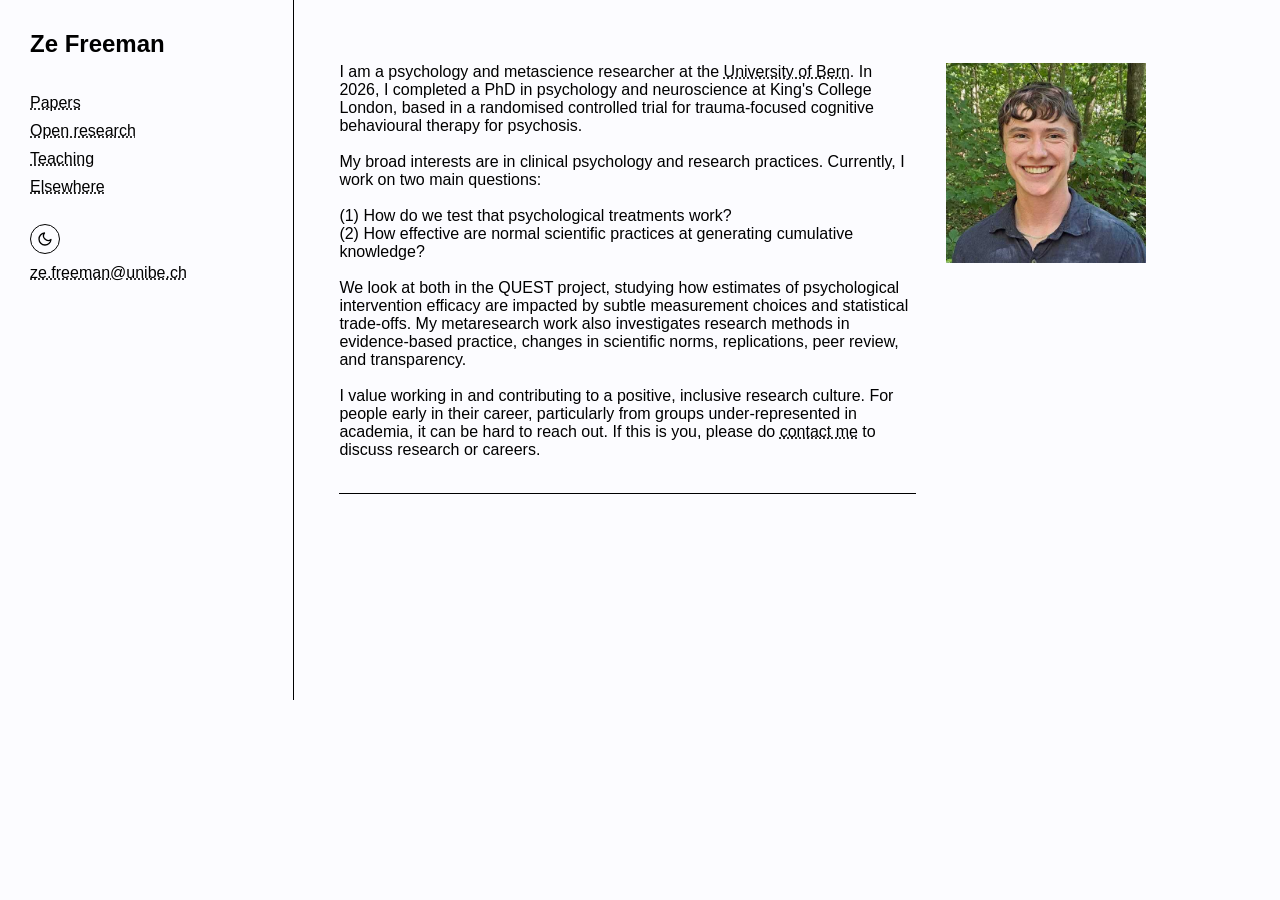
<file: index.html>
<!DOCTYPE html>
<html lang="en">
<!-- 20261112 ZROF, Bern, Switzerland -->

<head>
    <meta name="viewport" content="width=device-width, initial-scale=1.0, user-scalable=0">
    <meta name="author" content="Ze Freeman">
    <meta name="keywords" content="ze, freeman">
    <title>Ze Freeman</title>
    <link rel="stylesheet" href="style.css">
    <link rel="icon" type="image/x-icon" href="assets/favicon.ico"/>
    <script src="theme.js?v=2"></script>
</head>

<body>
    <div class="container">
    
        <nav>
            <ul>
            	<h1><a href="index.html" class="no-underline">Ze Freeman</a></h1>
            	<br><br>
			    <li><a href="papers.html">Papers</a></li>
			    <li><a href="open_research.html">Open research</a></li>
			    <li><a href="teaching.html">Teaching</a></li>
                <li><a href="elsewhere.html">Elsewhere</a></li>
                <br>
                <li><button id="theme-toggle" class="theme-toggle" type="button" aria-label="Toggle dark mode"></button></li>
                <li><a href= "mailto: ze.freeman@unibe.ch">ze.freeman@unibe.ch</a></li>
            </ul>
        </nav>
        
        <article>    
			<div class="row">
	  			<div class="column-wide">
            		<br>
            			<p>
                            I am a psychology and metascience researcher at the 
                            <a href="https://www.dig.psy.unibe.ch/about_us/team/index_eng.html">
                            University of Bern</a>. In 2026, I completed a PhD in psychology and
                            neuroscience at King's College London, based in a randomised controlled 
                            trial for trauma-focused cognitive behavioural therapy for psychosis.
                           <br><br>
                           My broad interests are in clinical psychology and research practices. 
                           Currently, I work on two main questions:
                           <br><br>
                           (1) How do we test that psychological treatments work?
                           <br>
                           (2) How effective are normal scientific practices at generating 
                           cumulative knowledge?
                           <br><br>
                           We look at both in the QUEST project, studying how estimates of  
                           psychological intervention efficacy are impacted by subtle measurement  
                           choices and statistical trade-offs. My metaresearch work 
                           also investigates research methods in evidence-based practice, changes 
                           in scientific norms, replications, peer review, and transparency. 
                           <br><br>
                           I value working in and contributing to a positive, inclusive research 
                           culture. For people early in their career, particularly from groups 
                           under-represented in academia, it can be hard to reach out. If this is 
                           you, please do 
                           <a href="elsewhere.html">contact me</a> to discuss research or careers. 
                <br><br>
            	</p>
            	<hr>
        		</div>
           <div class="column-narrow">
           		<br>
           		<img src="assets/ze_bern.png" alt="ze smiling at the camera in front of trees" 
           		class="pic">
           </div>
        </article>
        
    </div>  
</body>

</html>
</file>
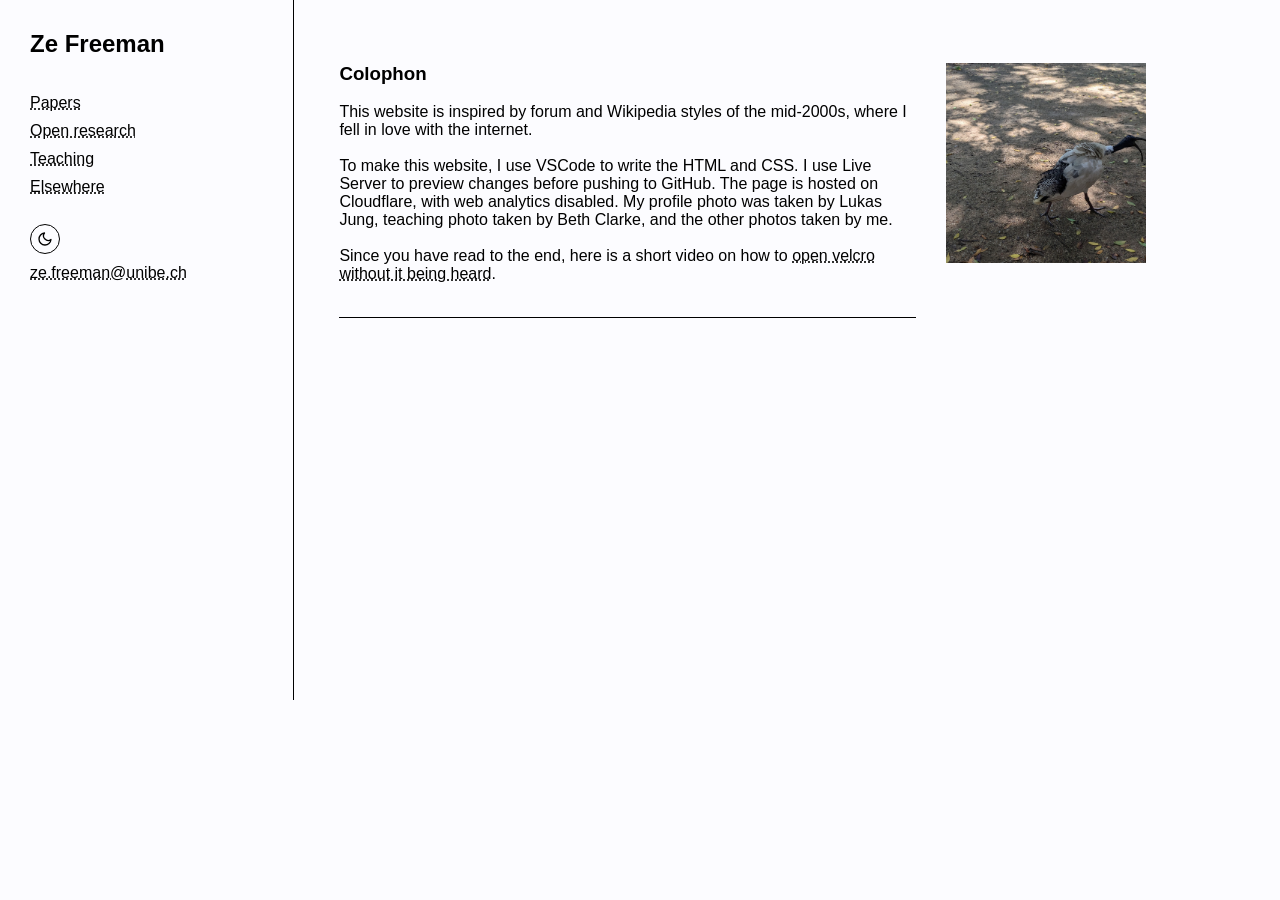
<file: colophon.html>
<!DOCTYPE html>
<html lang="en">
<!-- 20261015 ZROF, Bern, Switzerland -->

<head>
    <meta name="viewport" content="width=device-width, initial-scale=1.0, user-scalable=0">
    <meta name="author" content="Ze Freeman">
    <meta name="keywords" content="ze, freeman">
    <title>Ze Freeman</title>
    <link rel="stylesheet" href="style.css">
    <link rel="icon" type="image/x-icon" href="assets/favicon.ico"/>
    <script src="theme.js?v=2"></script>
</head>

<body>
 <div class="container">
 
    <nav>
        <ul>
            	<h1><a href="index.html" class="no-underline">Ze Freeman</a></h1>
            	<br><br>
			    <li><a href="papers.html">Papers</a></li>
			    <li><a href="open_research.html">Open research</a></li>
			    <li><a href="teaching.html">Teaching</a></li>
                <li><a href="elsewhere.html">Elsewhere</a></li>
                <br>
                <li><button id="theme-toggle" class="theme-toggle" type="button" aria-label="Toggle dark mode"></button></li>
                <li><a href= "mailto: ze.freeman@unibe.ch">ze.freeman@unibe.ch</a></li>
        </ul>
    </nav>

    <article>
    <div class="row">
    <div class="column column-wide">
        <br>
        <h3>Colophon</h3>
        <br>
        <p>
        This website is inspired by forum and Wikipedia styles of the mid-2000s, where I
        fell in love with the internet. 
        <br><br>
        To make this website, I use VSCode to write the HTML and CSS. I use Live Server to
        preview changes before pushing to GitHub. The page is hosted on Cloudflare, with
        web analytics disabled. My profile photo was taken by Lukas Jung, teaching photo
        taken by Beth Clarke, and the other photos taken by me.
        <br><br>
        Since you have read to the end, here is a short video on how to 
        <a href="https://www.youtube.com/watch?v=vSK3maq8Cyk">open velcro without it being
        heard</a>.
        <br><br>
        </p>
            <hr>
            </div>
            <div class="column-narrow">
                <br>
           		<img src="assets/ibis.jpg" alt="tiny black sheep covered in hay at a stable door" 
           		class="pic">
            </div>
    </article>

	</body>

</html>
</file>
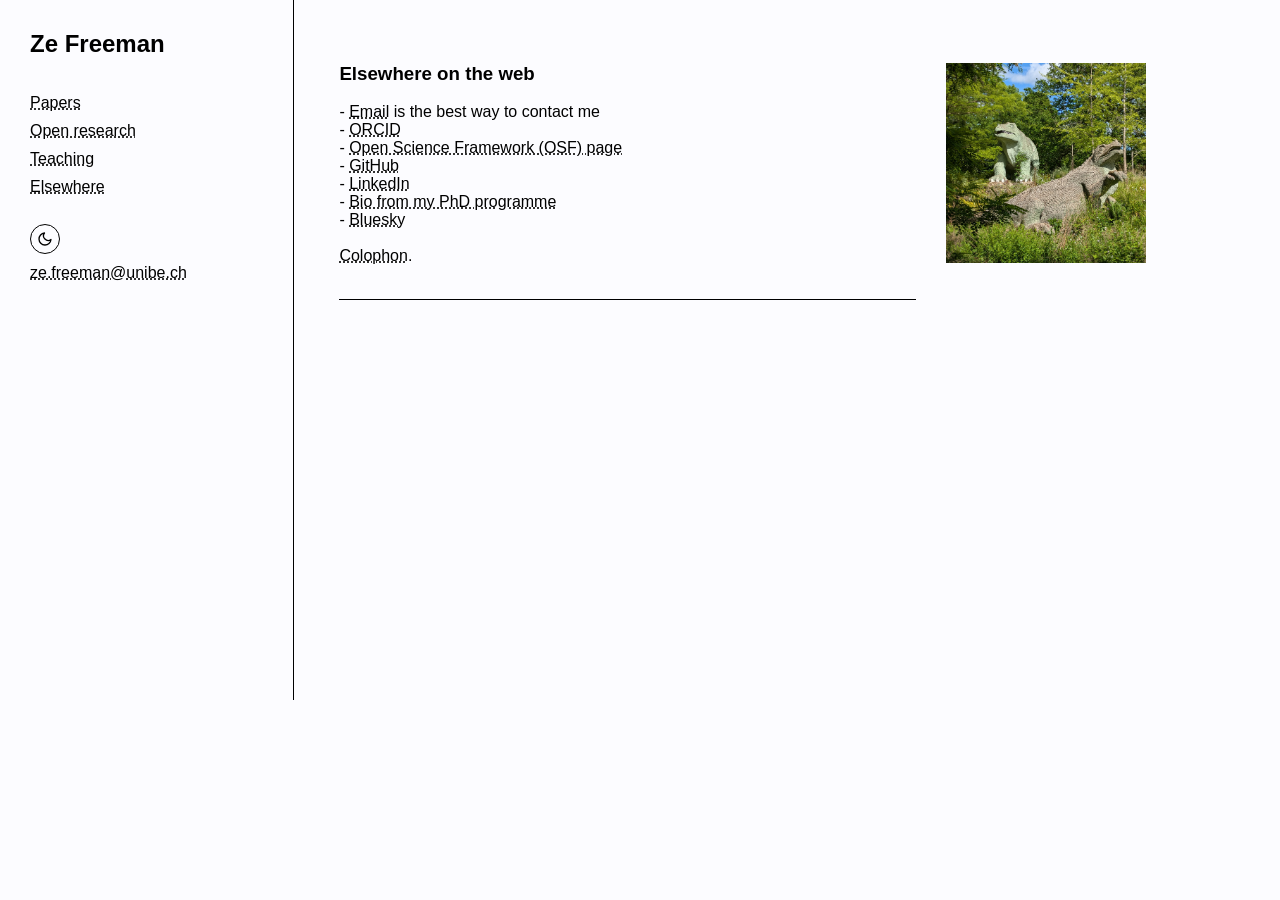
<file: elsewhere.html>
<!DOCTYPE html>
<html lang="en">
<!-- 20260923 ZROF, Bern, Switzerland -->

<head>
    <meta name="viewport" content="width=device-width, initial-scale=1.0, user-scalable=0">
    <meta name="author" content="Ze Freeman">
    <meta name="keywords" content="ze, freeman">
    <title>Ze Freeman</title>
    <link rel="stylesheet" href="style.css">
    <link rel="icon" type="image/x-icon" href="assets/favicon.ico"/>    
    <script src="theme.js?v=2"></script>
</head>

<body>
    <div class="container">
    
        <nav>
            <ul>
            	<h1><a href="index.html" class="no-underline">Ze Freeman</a></h1>
            	<br><br>
			    <li><a href="papers.html">Papers</a></li>
			    <li><a href="open_research.html">Open research</a></li>
			    <li><a href="teaching.html">Teaching</a></li>
                <li><a href="elsewhere.html">Elsewhere</a></li>
                <br>
                <li><button id="theme-toggle" class="theme-toggle" type="button" aria-label="Toggle dark mode"></button></li>
                <li><a href= "mailto: ze.freeman@unibe.ch">ze.freeman@unibe.ch</a></li>
            </ul>
        </nav>
        
        <article>
            <div class="row">
        	<div class="column column-wide">
        	<br>
            <h3> Elsewhere on the web </h3>
            <br>
            <p>
                - <a href= "mailto: ze.freeman@unibe.ch">Email</a></li> is the best way to contact me
                <br>
                - <a href="https://orcid.org/0000-0002-0410-6254">ORCID</a>
                <p>
                - <a href="https://osf.io/ae36x">Open Science Framework (OSF) 
                page</a> 
                <br>
                - <a href="https://github.com/zefreeman/">GitHub</a>
                <br> 
                - <a href="https://www.linkedin.com/in/ze-freeman-7311761a2/">LinkedIn</a>
                <br> 
                - <a href="https://kcl-mrcdtp.com/students/ze-freeman/">
                Bio from my PhD programme</a>
                <br>
                - <a href="https://bsky.app/profile/zefreeman.bsky.social">Bluesky</a>
                <br><br>
                <a href="colophon.html">Colophon</a>.
                <br><br>
            </p>
            <hr>
            </div>
            <div class="column-narrow">
            <br>
           	<img src="assets/crystal_palace_dinos.jpg" alt="two of the Victorian-era life-size 
           	model dinosaurs at Crystal Palace Park in south London, in the sun" 
           	class="pic">
            </div>
        </article>
    </div>  
</body>

</html>
</file>
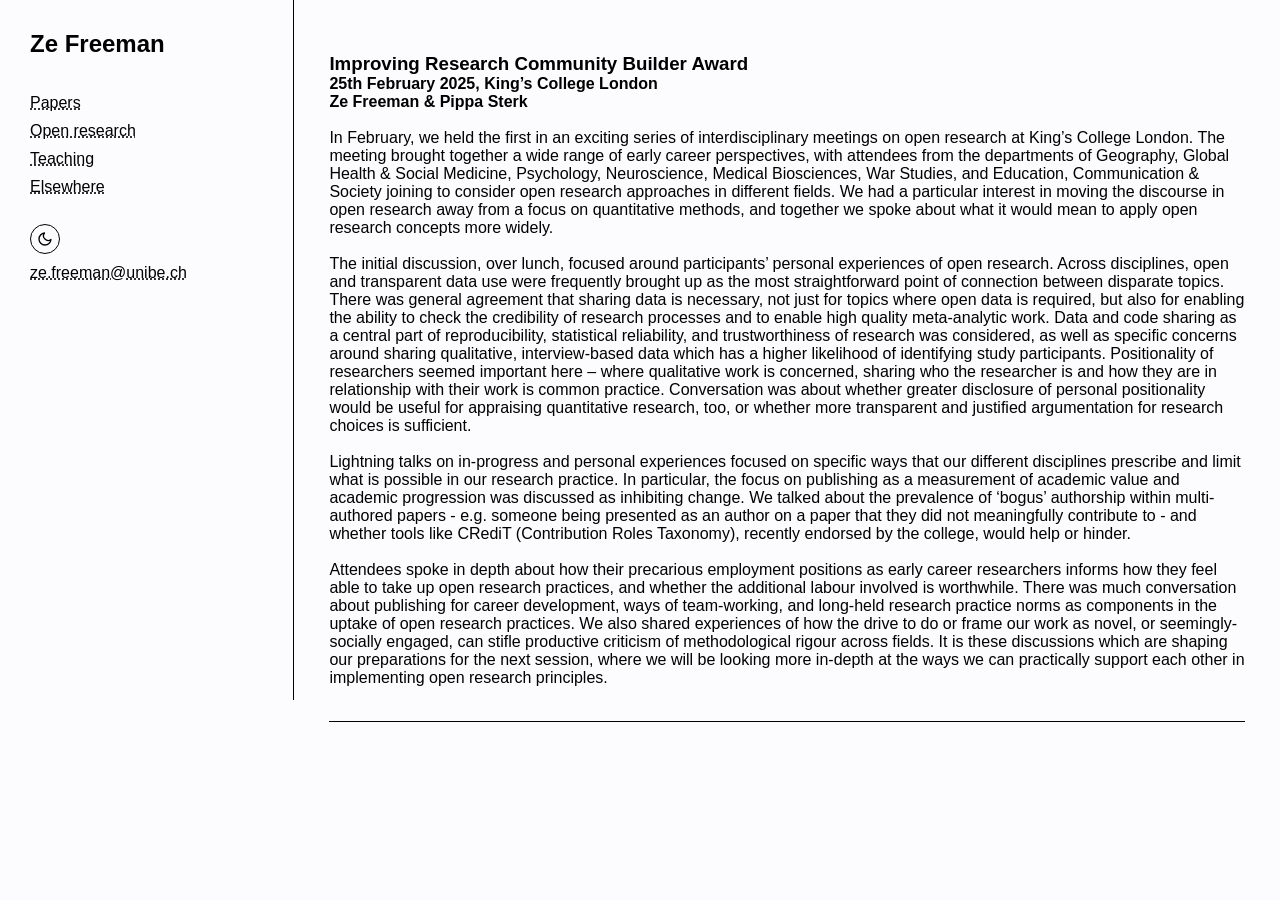
<file: IRCBA_write-up.html>
<!DOCTYPE html>
<html lang="en">
<!-- 20260923 ZROF, Bern, Switzerland -->

<head>
    <meta name="viewport" content="width=device-width, initial-scale=1.0, user-scalable=0">
    <meta name="author" content="Ze Freeman">
    <meta name="keywords" content="ze, freeman">
    <title>Ze Freeman</title>
    <link rel="stylesheet" href="style.css">
    <link rel="icon" type="image/x-icon" href="assets/favicon.ico"/>    
    <script src="theme.js?v=2"></script>
</head>

<body>
    <div class="container">
    
        <nav>
            <ul>
            	<h1><a href="index.html" class="no-underline">Ze Freeman</a></h1>
            	<br><br>
			    <li><a href="papers.html">Papers</a></li>
			    <li><a href="open_research.html">Open research</a></li>
                <li><a href="teaching.html">Teaching</a></li>
                <li><a href="elsewhere.html">Elsewhere</a></li>
                <br>
                <li><button id="theme-toggle" class="theme-toggle" type="button" aria-label="Toggle dark mode"></button></li>
                <li><a href= "mailto: ze.freeman@unibe.ch">ze.freeman@unibe.ch</a></li>
            </ul>
        </nav>
        
        <article>
            <br>
            <h3> Improving Research Community Builder Award </h3>
            <h4> 25th February 2025, King’s College London </h4>
			<h4> Ze Freeman & Pippa Sterk </h4>
            <br>
            <p>
            In February, we held the first in an exciting series of interdisciplinary 
            meetings on open research at King’s College London. The meeting brought 
            together a wide range of early career perspectives, with attendees from the 
            departments of Geography, Global Health & Social Medicine, Psychology, 
            Neuroscience, Medical Biosciences, War Studies, and Education, Communication 
            & Society joining to consider open research approaches in different fields. 
            We had a particular interest in moving the discourse in open research away 
            from a focus on quantitative methods, and together we spoke about 
            what it would mean to apply open research concepts more widely.
            <br><br>
            The initial discussion, over lunch, focused around participants’ personal 
            experiences of open research. Across disciplines, open and transparent data 
            use were frequently brought up as the most straightforward point of connection 
            between disparate topics. There was general agreement that sharing data is 
            necessary, not just for topics where open data is required, but also for 
            enabling the ability to check the credibility of research processes and to 
            enable high quality meta-analytic work. Data and code sharing as a central 
            part of reproducibility, statistical reliability, and trustworthiness of 
            research was considered, as well as specific concerns around sharing 
            qualitative, interview-based data which has a higher likelihood of identifying 
            study participants. Positionality of researchers seemed important here – 
            where qualitative work is concerned, sharing who the researcher is and how 
            they are in relationship with their work is common practice. Conversation was 
            about whether greater disclosure of personal positionality would be useful for 
            appraising quantitative research, too, or whether more transparent and 
            justified argumentation for research choices is sufficient. 
            <br><br>
            Lightning talks on in-progress and personal experiences focused on specific 
            ways that our different disciplines prescribe and limit what is possible in 
            our research practice. In particular, the focus on publishing as a measurement 
            of academic value and academic progression was discussed as inhibiting change. 
            We talked about the prevalence of ‘bogus’ authorship within multi-authored 
            papers - e.g. someone being presented as an author on a paper that they did 
            not meaningfully contribute to - and whether tools like CRediT (Contribution 
            Roles Taxonomy), recently endorsed by the college, would help or hinder.
            <br><br>
            Attendees spoke in depth about how their precarious employment positions as 
            early career researchers informs how they feel able to take up open research 
            practices, and whether the additional labour involved is worthwhile. There was 
            much conversation about publishing for career development, ways of 
            team-working, and long-held research practice norms as components in the 
            uptake of open research practices. We also shared experiences of how the drive 
            to do or frame our work as novel, or seemingly-socially engaged, can stifle 
            productive criticism of methodological rigour across fields. It is these 
            discussions which are shaping our preparations for the next session, where we 
            will be looking more in-depth at the ways we can practically support each 
            other in implementing open research principles.
            <br><br>
            </p>
            <hr>
        </article>
        
    </div>  
</body>

</html>
</file>
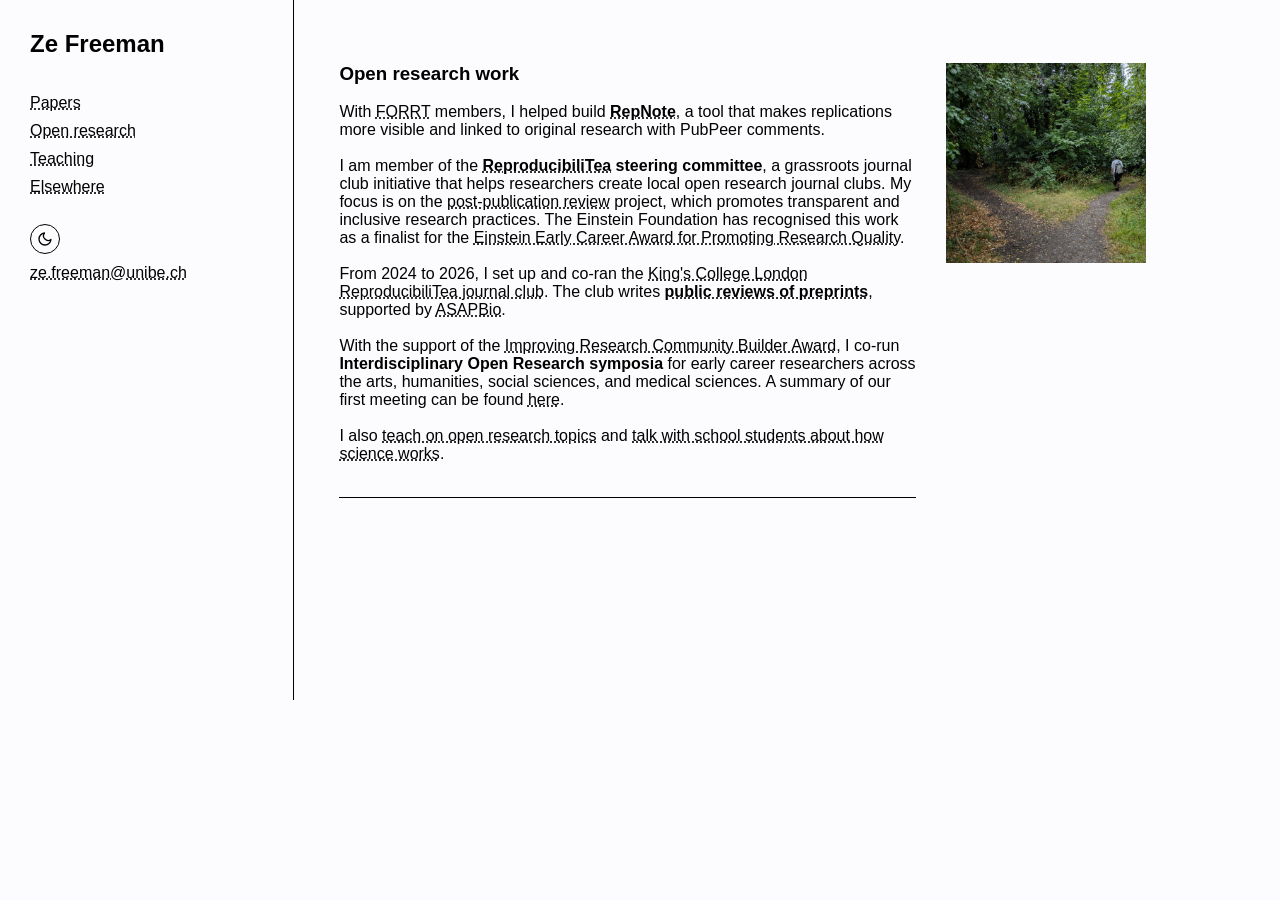
<file: open_research.html>
<!DOCTYPE html>
<html lang="en">
<!-- 20261110 ZROF, Bern, Switzerland -->

<head>
    <meta name="viewport" content="width=device-width, initial-scale=1.0, user-scalable=0">
    <meta name="author" content="Ze Freeman">
    <meta name="keywords" content="ze, freeman">
    <title>Ze Freeman</title>
    <link rel="stylesheet" href="style.css">
    <link rel="icon" type="image/x-icon" href="assets/favicon.ico"/>    
    <script src="theme.js?v=2"></script>
</head>

<body>
    <div class="container">
    
        <nav>
            <ul>
            	<h1><a href="index.html" class="no-underline">Ze Freeman</a></h1>
            	<br><br>
			    <li><a href="papers.html">Papers</a></li>
			    <li><a href="open_research.html">Open research</a></li>
			    <li><a href="teaching.html">Teaching</a></li>
                <li><a href="elsewhere.html">Elsewhere</a></li>
                <br>
                <li><button id="theme-toggle" class="theme-toggle" type="button" aria-label="Toggle dark mode"></button></li>
                <li><a href= "mailto: ze.freeman@unibe.ch">ze.freeman@unibe.ch</a></li>
            </ul>
        </nav>
        
        <article>
            <div class="row">
            <div class="column column-wide">
            <br>
            <h3> Open research work </h3>
            <br>
            <p>
                With <a href="https://forrt.org/">FORRT</a> members, I helped 
                build <b><a href="https://zenodo.org/records/20069918">RepNote</a></b>, a tool that makes 
                replications more visible and linked to original research with PubPeer comments.
                <br><br>
                I am member of the 
                <b><a href="https://reproducibilitea.org/">ReproducibiliTea</a> steering committee</b>,
                a grassroots journal club initiative that helps researchers create local open research journal clubs. 
                My focus is on the <a href="https://reproducibilitea.org/post-publication-reviews">
                post-publication review</a> project, which promotes transparent and inclusive research practices. The
                Einstein Foundation has recognised this work as a finalist for the 
                <a href="https://berlinscienceweek.com/programme/bright-ideas-responsible-research-finalists-compete-eu100000-early-career-award-0"> 
                Einstein Early Career Award for Promoting Research Quality</a>.
                <br><br>
                From 2024 to 2026, I set up and co-ran the <a href="https://osf.io/msb2f/">King's College 
                London ReproducibiliTea journal club</a>. The club writes 
                <b><a href="https://prereview.org/profiles/0000-0002-0410-6254"> public reviews of preprints</a></b>, 
                supported by <a href="https://asapbio.org/about/why-preprints/">ASAPBio</a>.
                <br><br>
                With the support of the <a 
                href="https://web.archive.org/web/20250413154050/https://www.orben.group/improving-research-community-builder-award">
                Improving Research Community Builder Award</a>, I co-run 
                <b>Interdisciplinary Open Research symposia</b> for early career researchers 
                across the arts, humanities, social sciences, and medical sciences. A summary of our 
                first meeting can be found <a href="IRCBA_write-up.html">here</a>. 
                <br><br>
                I also <a href="teaching.html">teach on open research topics</a> and  
                <a href="https://www.skypeascientist.com/">talk with school students about how science works</a>.
            <br><br>
            </p>
            <hr>
            </div>
            <div class="column-narrow">
           		<br>
           		<img src="assets/paths.jpg" alt="forking paths in a forest" 
           		class="pic">
           </div>
        </article>
        
    </div>  
</body>

</html>
</file>
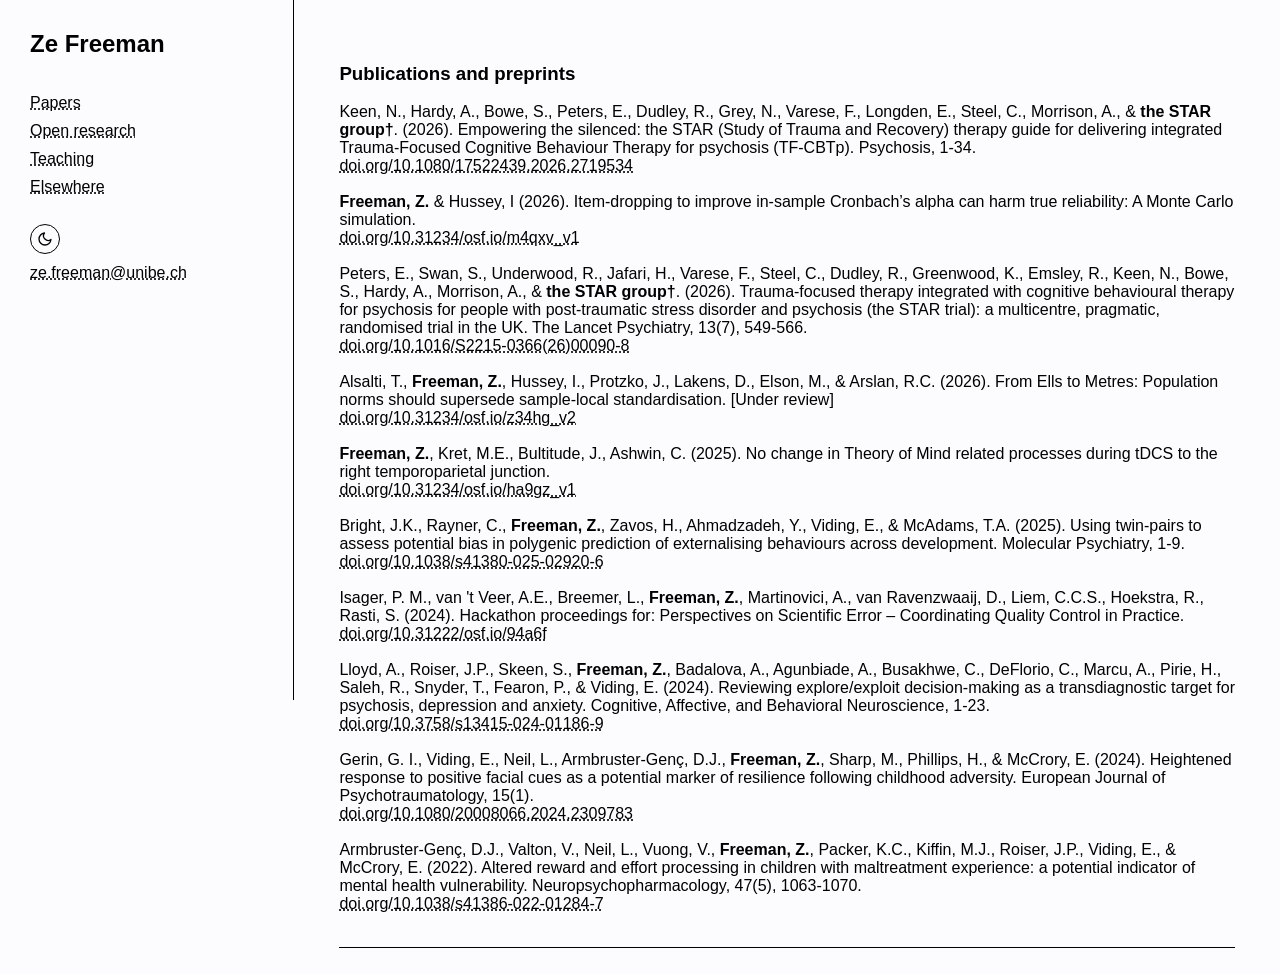
<file: papers.html>
<!DOCTYPE html>
<html lang="en">
<!-- 20261023 ZROF, Bern, Switzerland -->

<head>
    <meta name="viewport" content="width=device-width, initial-scale=1.0, user-scalable=0">
    <meta name="author" content="Ze Freeman">
    <meta name="keywords" content="ze, freeman">
    <title>Ze Freeman</title>
    <link rel="stylesheet" href="style.css">
    <link rel="icon" type="image/x-icon" href="assets/favicon.ico"/>
    <script src="theme.js?v=2"></script>
</head>

<body>
 <div class="container">
 
    <nav>
        <ul>
            	<h1><a href="index.html" class="no-underline">Ze Freeman</a></h1>
            	<br><br>
			    <li><a href="papers.html">Papers</a></li>
			    <li><a href="open_research.html">Open research</a></li>
			    <li><a href="teaching.html">Teaching</a></li>
                <li><a href="elsewhere.html">Elsewhere</a></li>
                <br>
				<li><button id="theme-toggle" class="theme-toggle" type="button" aria-label="Toggle dark mode"></button></li>
				<li><a href= "mailto: ze.freeman@unibe.ch">ze.freeman@unibe.ch</a></li>
        </ul>
    </nav>

    <article>
    <div class="column column-wide">
        <br>
        <h3>Publications and preprints</h3>
        <br>
        <p>
		Keen, N., Hardy, A., Bowe, S., Peters, E., Dudley, R., Grey, N., Varese, F., Longden, E.,
		Steel, C., Morrison, A., & <b>the STAR group†</b>. (2026). 
		Empowering the silenced: the STAR (Study of Trauma and Recovery) therapy guide for delivering 
		integrated Trauma-Focused Cognitive Behaviour Therapy for psychosis (TF-CBTp). 
		Psychosis, 1-34. <br>
		<a href="https://doi.org/10.1080/17522439.2026.2719534">doi.org/10.1080/17522439.2026.2719534</a><br><br>
		<b>Freeman, Z.</b> & Hussey, I (2026). Item-dropping to improve in-sample Cronbach’s alpha can harm 
		true reliability: A Monte Carlo simulation. <br>
		<a href="https://doi.org/10.31234/osf.io/m4qxv_v1">doi.org/10.31234/osf.io/m4qxv_v1</a><br><br>
		Peters, E., Swan, S., Underwood, R., Jafari, H., Varese, F., Steel, C., Dudley, R., Greenwood, K., 
		Emsley, R., Keen, N., Bowe, S., Hardy, A., Morrison, A., & <b>the STAR group†</b>. (2026). 
		Trauma-focused therapy integrated with cognitive behavioural therapy for psychosis for people with 
		post-traumatic stress disorder and psychosis (the STAR trial): a multicentre, pragmatic, randomised 
		trial in the UK. The Lancet Psychiatry, 13(7), 549-566. <br>
		<a href="https://doi.org/10.1016/S2215-0366(26)00090-8"> doi.org/10.1016/S2215-0366(26)00090-8 </a> <br><br>
		Alsalti, T., <b>Freeman, Z.</b>, Hussey, I., Protzko, J., Lakens, D., Elson, M., & Arslan, R.C. (2026). 
		From Ells to Metres: Population norms should supersede sample-local standardisation. [Under review] <br>
		<a href="https://doi.org/10.31234/osf.io/z34hg_v2"> doi.org/10.31234/osf.io/z34hg_v2 </a> <br><br>
        <b>Freeman, Z.</b>, Kret, M.E., Bultitude, J., Ashwin, C. (2025). No change in Theory of Mind 
		related processes during tDCS to the right temporoparietal junction. <br>
		<a href="https://doi.org/10.31234/osf.io/ha9gz_v1"> doi.org/10.31234/osf.io/ha9gz_v1 </a> <br><br>
		<p>
		Bright, J.K., Rayner, C., <b>Freeman, Z.</b>, Zavos, H., Ahmadzadeh, Y., Viding, E., & McAdams, T.A.
		(2025). Using twin-pairs to assess potential bias in polygenic prediction of externalising
		behaviours across development. Molecular Psychiatry, 1-9. <br>
		<a href="https://doi.org/10.1038/s41380-025-02920-6"> doi.org/10.1038/s41380-025-02920-6 </a> <br><br>
		Isager, P. M., van 't Veer, A.E., Breemer, L., <b>Freeman, Z.</b>, Martinovici, A., van Ravenzwaaij,
		D., Liem, C.C.S., Hoekstra, R., Rasti, S. (2024). Hackathon proceedings for: Perspectives on
		Scientific Error – Coordinating Quality Control in Practice.<br>
		<a href="https://doi.org/10.31222/osf.io/94a6f">doi.org/10.31222/osf.io/94a6f</a><br><br>
		Lloyd, A., Roiser, J.P., Skeen, S., <b>Freeman, Z.</b>, Badalova, A., Agunbiade, A., Busakhwe, C.,
		DeFlorio, C., Marcu, A., Pirie, H., Saleh, R., Snyder, T., Fearon, P., & Viding, E. (2024).
		Reviewing explore/exploit decision-making as a transdiagnostic target for psychosis,
		depression and anxiety. Cognitive, Affective, and Behavioral Neuroscience, 1-23. <br>
		<a href="https://doi.org/10.3758/s13415-024-01186-9">doi.org/10.3758/s13415-024-01186-9</a> <br><br>
		Gerin, G. I., Viding, E., Neil, L., Armbruster-Genç, D.J., <b>Freeman, Z.</b>, Sharp, M., Phillips, H., &
		McCrory, E. (2024). Heightened response to positive facial cues as a potential marker of
		resilience following childhood adversity. European Journal of Psychotraumatology, 15(1).<br>
		<a href="https://doi.org/10.1080/20008066.2024.2309783">doi.org/10.1080/20008066.2024.2309783</a><br><br>
		Armbruster-Genç, D.J., Valton, V., Neil, L., Vuong, V., <b>Freeman, Z.</b>, Packer, K.C., Kiffin,
		M.J.,  Roiser, J.P., Viding, E., & McCrory, E. (2022). Altered reward and effort processing in
		children with maltreatment experience: a potential indicator of mental health vulnerability.
		Neuropsychopharmacology, 47(5), 1063-1070. <br>
		<a href="https://doi.org/10.1038/s41386-022-01284-7">doi.org/10.1038/s41386-022-01284-7</a><br><br>
        </p>
        <hr>
    </div>
    </article>
	</body>

</html>
</file>
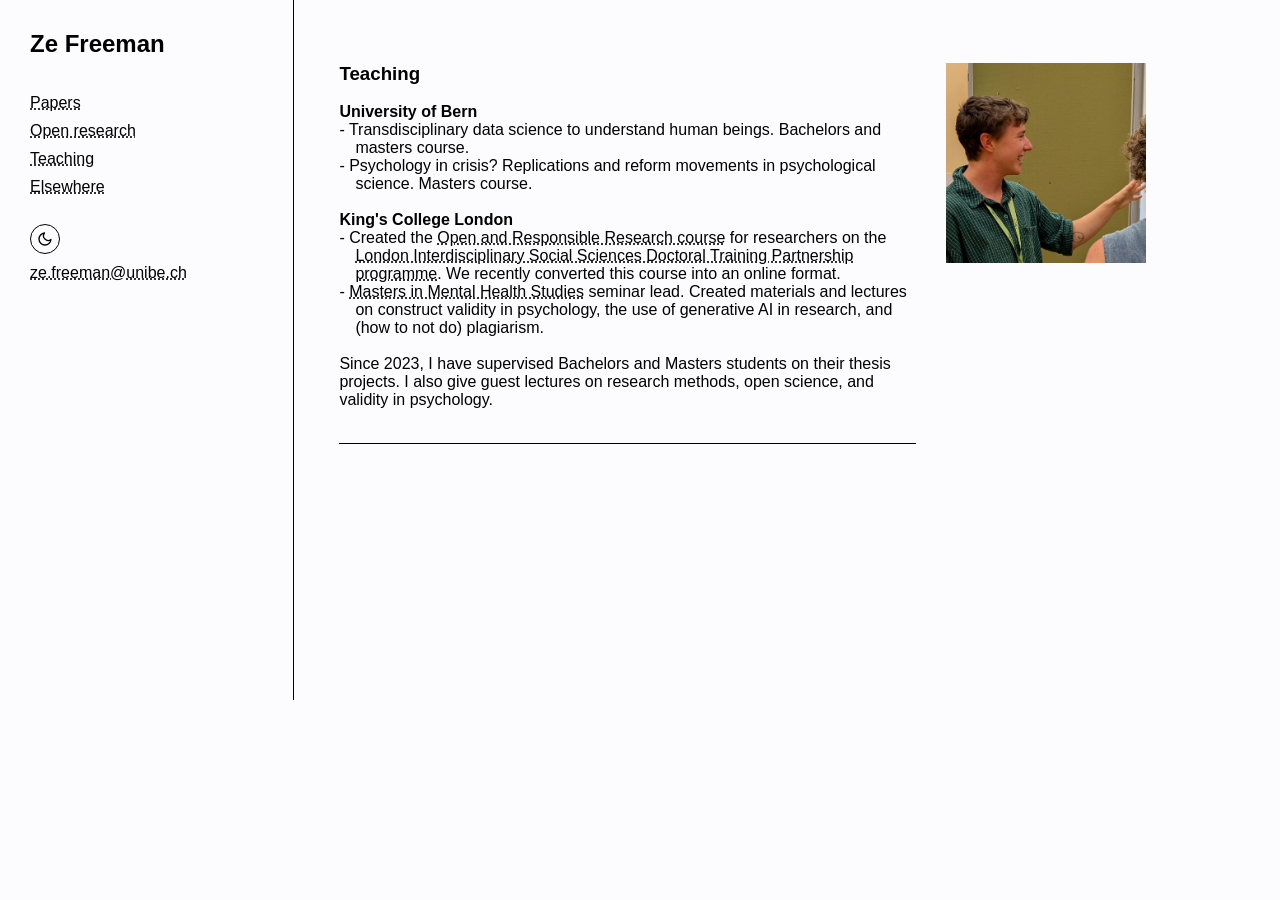
<file: teaching.html>
<!DOCTYPE html>
<html lang="en">
<!-- 20261104 ZROF, Bern, Switzerland -->

<head>
    <meta name="viewport" content="width=device-width, initial-scale=1.0, user-scalable=0">
    <meta name="author" content="Ze Freeman">
    <meta name="keywords" content="ze, freeman">
    <title>Ze Freeman</title>
    <link rel="stylesheet" href="style.css">
    <link rel="icon" type="image/x-icon" href="assets/favicon.ico"/>    
    <script src="theme.js?v=2"></script>
</head>

<body>
    <div class="container">
    
        <nav>
            <ul>
            	<h1><a href="index.html" class="no-underline">Ze Freeman</a></h1>
            	<br><br>
			    <li><a href="papers.html">Papers</a></li>
			    <li><a href="open_research.html">Open research</a></li>
			    <li><a href="teaching.html">Teaching</a></li>
                <li><a href="elsewhere.html">Elsewhere</a></li>
                <br>
                <li><button id="theme-toggle" class="theme-toggle" type="button" aria-label="Toggle dark mode"></button></li>
                <li><a href= "mailto: ze.freeman@unibe.ch">ze.freeman@unibe.ch</a></li>
            </ul>
        </nav>
        
        <article>
            <div class="row">
            <div class="column column-wide">
            <br>
            <h3> Teaching </h3>
            <br>
            <p>
            <b>University of Bern</b> <br>
            <div class="bullet">- Transdisciplinary data science to understand human beings. Bachelors and masters course.</div>
            <div class="bullet">- Psychology in crisis? Replications and reform movements in psychological science. Masters course.</div>

            <br>
			<b>King's College London</b> <br>
            <div class="bullet">- Created the <a href="https://osf.io/v5f9p/">
            Open and Responsible Research course</a> for researchers on
            the <a href="https://liss-dtp.ac.uk/wp-content/uploads/2025/09/LISS2005-Open-and-Responsible-Research-Practice-_-Autumn-2025-_-final.pdf">
                London Interdisciplinary
            Social Sciences Doctoral Training Partnership programme</a>. We recently converted this course into an online format.</div>
            <div class="bullet">- <a href="https://www.kcl.ac.uk/study/postgraduate-taught/courses/mental-health-studies-msc">
			Masters in Mental Health Studies</a> seminar lead. Created materials and lectures on construct validity in psychology, 
            the use of generative AI in research, and (how to not do) plagiarism.</div>
			<br>

			Since 2023, I have supervised Bachelors and Masters students on their thesis projects.
            I also give guest lectures on research methods, open science, and validity in psychology. <br><br>
            </p>
            <hr>
            </div>
        	<div class="column-narrow">
        	<br>
           		<img src="assets/SIPS_2025_AG.jpg" alt="ze pointing at a poster while talking 
           		with someone" 
           		class="pic">
        	</div>
        </article>
        
    </div>  
</body>

</html>
</file>
<file: style.css>
/* reset styles */
* {
    margin: 0;
    padding: 0;
    box-sizing: border-box;
}

/* theme colors */
:root {
  --bg: #fcfcff;
  --nav-bg: #fcfcff;
  --text-color: black;
  --border-color: black;
  --link-hover: #3b4a1e;
}

:root[data-theme="dark"] {
  --bg: #16171b;
  --nav-bg: #16171b;
  --text-color: #e8e8ec;
  --border-color: #55565c;
  --link-hover: #9cc26b;
}

/* Degheest typeface 
 @font-face {
  font-family: Degheest;
  src: url(Latitude-Regular.woff);
}*/

body {
  font-family: Helvetica, Arial, sans-serif;
  font-size: 16px;
  background: var(--bg);
  color: var(--text-color);
  transition: background-color .15s ease, color .15s ease;
}

/* hr width consistently across browsers */
hr {
  border: none;
  height: 1px;
  background: var(--border-color);
  margin: 1em 0; /* optional spacing */
}

/* flexbox layout */
.container {
    display: flex;
    flex-direction: row;
    width: 100%;
}

/* navigation */
nav {
    width: 23%;
    height: 700px;
    padding: 30px;
    background: var(--nav-bg);
    border-right: 1px solid var(--border-color);
    flex-shrink: 0;
    transition: background-color .15s ease, border-color .15s ease;
}

nav ul {
    list-style: none;
    padding: 0;
    margin: 0;
}

nav ul li {
    display: block;
    margin-bottom: 10px;
}

/* columns? */
* {
  box-sizing: border-box;
}

/* Use Flexbox for columns */
.row {
  display: flex;
  flex-wrap: wrap;
  gap: 10px;
}

.column-wide {
  flex: 2;
  padding: 10px;
  min-width: 250px;
}

.column-narrow {
  flex: 1;
  padding: 10px;
}

/* Responsive for mobile/small sites */
@media (max-width: 600px) {
  .column,
  .column-narrow {
    flex: 0 0 100%;
    max-width: 100%;
  }
}


.pic {
  max-width: 200px;
  max-height: 230px;
  width: 100%;
  height: auto;
}



/* links */
a {
    color: var(--text-color);
    text-decoration-style: dotted;
}

a:hover, a:active {
    color: var(--link-hover)
}

/* no underline designation */
.no-underline {
  text-decoration: none !important;
}

/* dark mode toggle button */
.theme-toggle {
  -webkit-appearance: none;
  appearance: none;
  display: inline-flex;
  align-items: center;
  justify-content: center;
  width: 30px;
  height: 30px;
  padding: 0;
  background: none;
  border: 1px solid var(--border-color);
  border-radius: 50%;
  color: var(--text-color);
  cursor: pointer;
}

.theme-toggle:hover {
  color: var(--link-hover);
  border-color: var(--link-hover);
}

/* hanging indent for "- " bullet lines that wrap onto multiple lines */
.bullet {
  display: block;
  padding-left: 1em;
  text-indent: -1em;
}

/* article */
article {
    width: 57%;
    padding: 35px;
    height: 700px;
    flex-grow: 1;
    min-width: 0;
}



/* responsive to small sites*/
@media (max-width: 900px) {
  .container {
      flex-direction: column;
  }

  nav {
      width: 100%;
      height: auto;
      border-right: none;
      border-bottom: 1px solid var(--border-color);
  }

  article {
      width: 100%;
      height: auto;
  }
}
</file>
